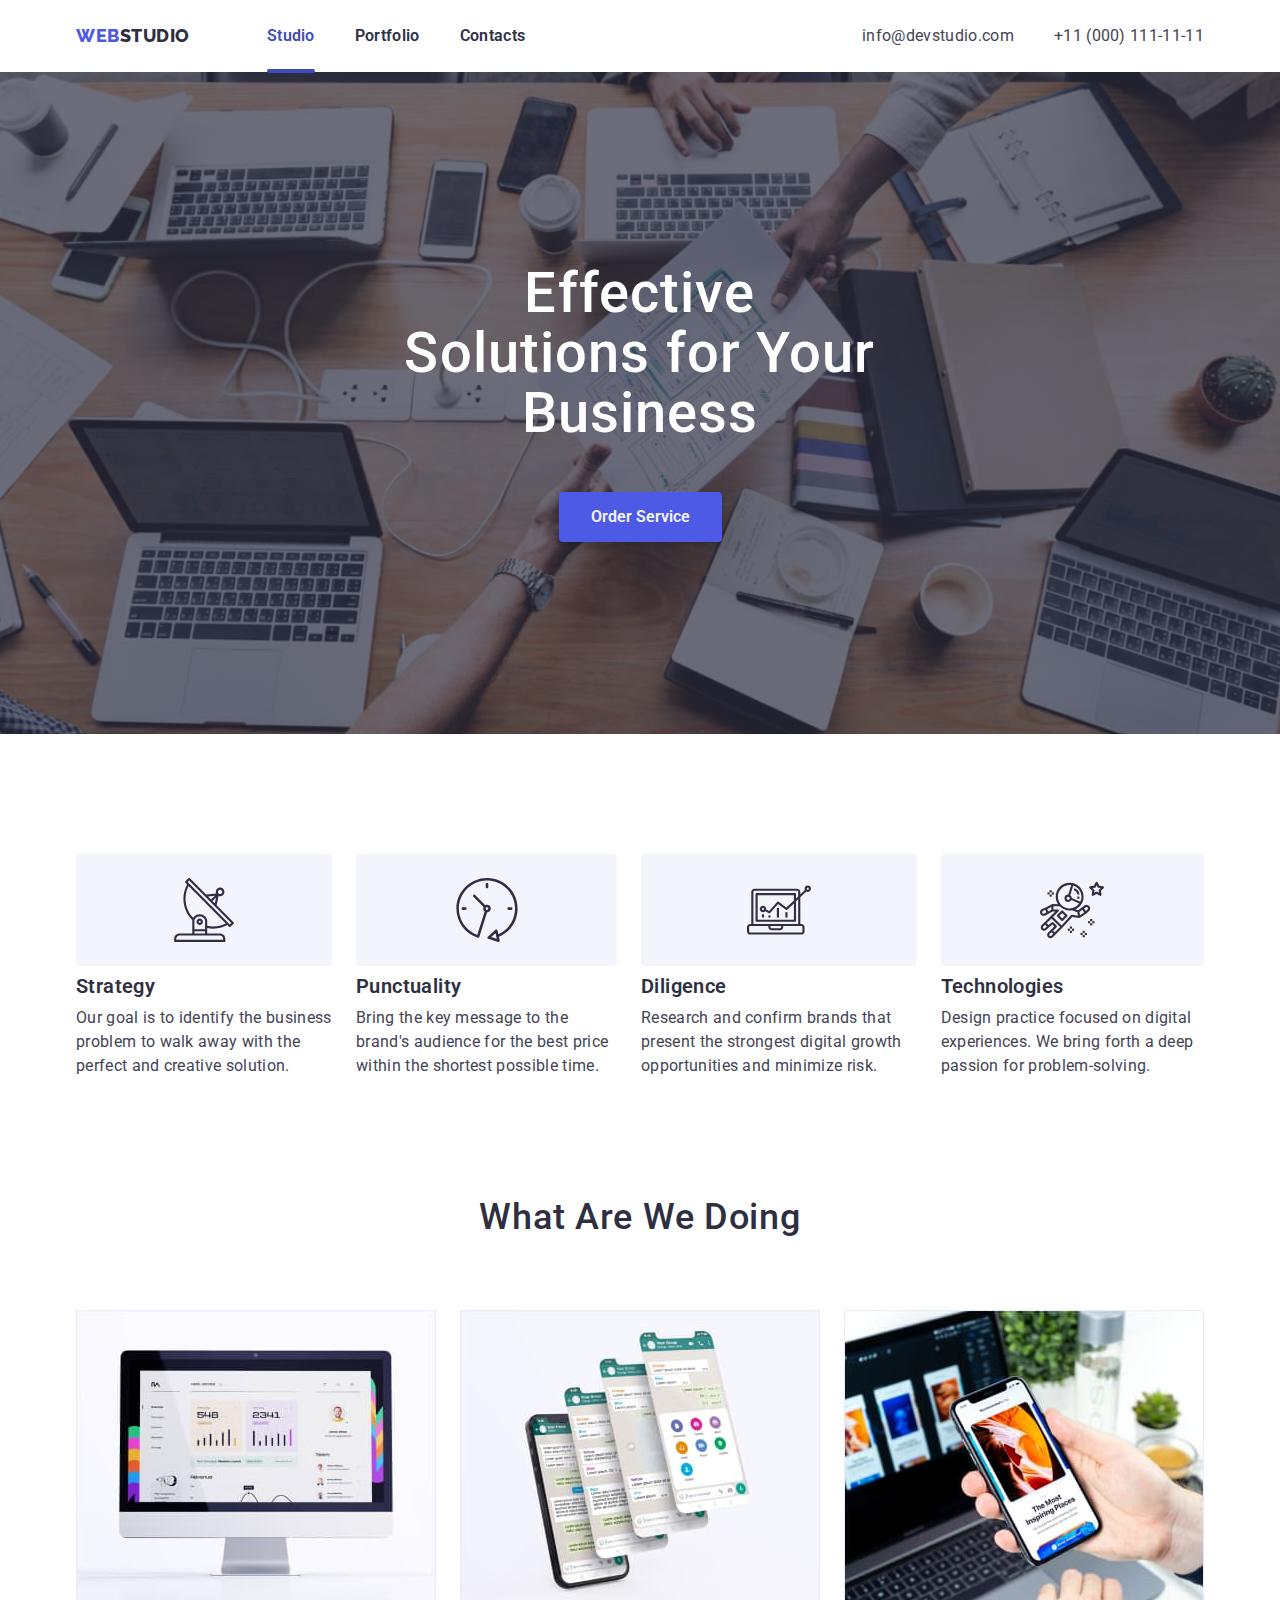
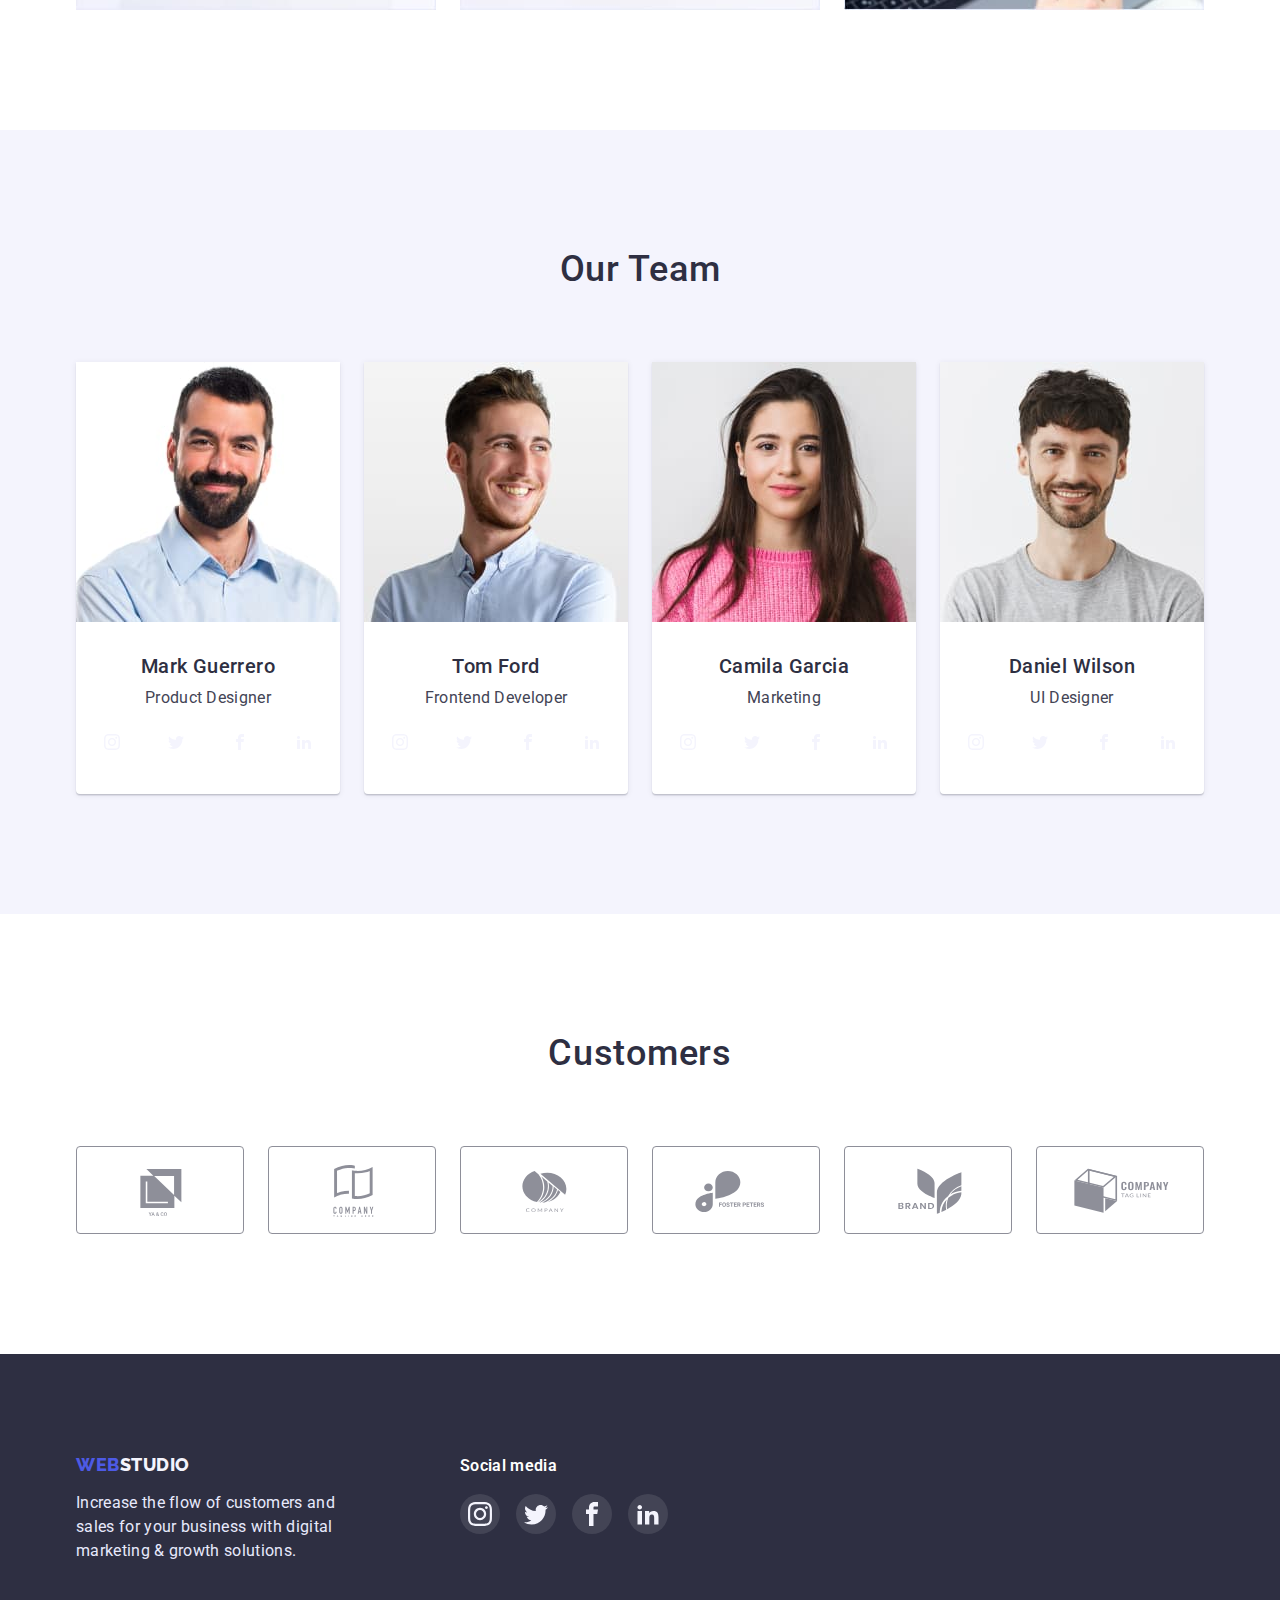
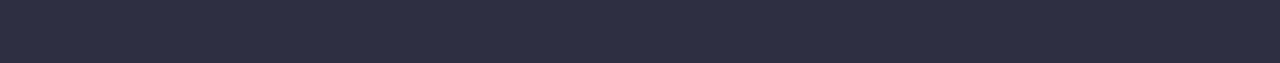
<file: index.html>
<!DOCTYPE html>
<html lang="en">

<head>
  <meta charset="UTF-8">
  <meta http-equiv="X-UA-Compatible" content="IE=edge">
  <meta name="viewport" content="width=device-width, initial-scale=1.0">
  <title>webstudio</title>
  <link rel="stylesheet" href="https://cdn.jsdelivr.net/npm/modern-normalize@1.1.0/modern-normalize.min.css">
  <link rel="preconnect" href="https://fonts.googleapis.com">
  <link rel="preconnect" href="https://fonts.gstatic.com" crossorigin>
  <link href="https://fonts.googleapis.com/css2?family=Raleway:wght@700&family=Roboto:wght@400;500;700;900&display=swap"
    rel="stylesheet">
  <link rel="stylesheet" href="./css/styles.css">
</head>

<body>
  <!-- HEADER -->
  <header class="page-header">
    <div class="container page-header-container">
      <nav class="page-nav">
        <a class="logo link " href="./index.html"> <span class="logo-span">WEB</span>STUDIO</a>
        <ul class="menu-link list">
          <li class="menu-item">
            <a class="nav-link link active" href="./studio.html">Studio</a>
          </li>
          <li class="menu-item">
            <a class="nav-link link" href="./portfolio.html">Portfolio</a>
          </li>
          <li class="menu-item">
            <a class="nav-link link" href="">Contacts</a>
          </li>
        </ul>
      </nav>
      <ul class="list contact-list">
        <li><a class="contact-link link" href="mailto:info@devstudio.com">info@devstudio.com</a></li>
        <li><a class="contact-link link" href="tel:+11(000)1111111">+11 (000) 111-11-11</a></li>
      </ul>
    </div>
  </header>

  <main>
    <!-- HERO -->
    <section class="hero section">
      <div class="container">
        <h1 class="hero-title">Effective Solutions for Your Business</h1>
        <button class="order-btn" type="button" data-modal-open>Order Service</button>
      </div>
    </section>

    <section class="benefits-section section">
      <div class="container">
        <h2 class="benefits-title visually-hidden">benefits</h2>
        <ul class="benefits-list list">
          <li>
            <div class="benefits-list-image">
              <svg class="benefits-list-icon" width="264" height="112">
                <use href="./images/sprite.svg#icon-antenna"></use>
              </svg>
            </div>
            <h3 class="benefits-title">Strategy</h3>
            <p class="benefits-description">
              Our goal is to identify the business problem to walk away with the
              perfect and creative solution.
            </p>
          </li>
          <li>
            <div class="benefits-list-image">
              <svg class="benefits-list-icon" width="264" height="112">
                <use href="./images/sprite.svg#icon-clock"></use>
              </svg>
            </div>
            <h3 class="benefits-title">Punctuality</h3>
            <p class="benefits-description">
              Bring the key message to the brand's audience for the best price
              within the shortest possible time.
            </p>
          </li>
          <li>
            <div class="benefits-list-image">
              <svg class="benefits-list-icon" width="264" height="112">
                <use href="./images/sprite.svg#icon-diagram"></use>
              </svg>
            </div>
            <h3 class="benefits-title">Diligence</h3>
            <p class="benefits-description">
              Research and confirm brands that present the strongest digital
              growth opportunities and minimize risk.
            </p>
          </li>
          <li>
            <div class="benefits-list-image">
              <svg class="benefits-list-icon" width="264" height="112">
                <use href="./images/sprite.svg#icon-astronaut"></use>
              </svg>
            </div>
            <h3 class="benefits-title">Technologies</h3>
            <p class="benefits-description">
              Design practice focused on digital experiences. We bring forth a
              deep passion for problem-solving.
            </p>
          </li>
        </ul>
      </div>
    </section>
    <section class="describe-section section">
      <div class="container">
        <h2 class="section-title">What are we doing</h2>
        <ul class="description-list list">
          <li>
            <img src="./images/monitor.jpg" alt="monitor" width="360" height="300">
          </li>
          <li>
            <img src="./images/app.jpg" alt="scrinshot-app" width="360" height="300">
          </li>
          <li>
            <img src="./images/monitorapp.jpg" alt="monitor-app" width="360" height="300">
          </li>
        </ul>
      </div>
    </section>
    <section class="team-section section">
      <div class="container">
        <h2 class="section-title">Our Team</h2>
        <ul class="our-team list">
          <li class="team-card">
            <img src="./images/mark-guerrero.jpg" alt="photo_mark" width="264" height="260">
            <div class="team-wrapper">
              <h3 class="team-name">Mark Guerrero</h3>
              <p class="team-position">Product Designer</p>
              <ul class="social-list list">
                <li class="social-list-item">
                  <a href="" class="social-list-link">
                    <svg class="social-list-icon" width="16" height="16">
                      <use href="./images/sprite.svg#icon-instagram"></use>
                    </svg>
                  </a>
                </li>
                <li class="social-list-item">
                  <a href="" class="social-list-link">
                    <svg class="social-list-icon" width="16" height="16">
                      <use href="./images/sprite.svg#icon-twitter"></use>
                    </svg>
                  </a>
                </li>
                <li class="social-list-item">
                  <a href="" class="social-list-link">
                    <svg class="social-list-icon" width="16" height="16">
                      <use href="./images/sprite.svg#icon-facebook"></use>
                    </svg>
                  </a>
                </li>
                <li class="social-list-item">
                  <a href="" class="social-list-link">
                    <svg class="social-list-icon" width="16" height="16">
                      <use href="./images/sprite.svg#icon-linkedin"></use>
                    </svg>
                  </a>
                </li>
              </ul>
            </div>
          </li>
          <li class="team-card">
            <img src="./images/tom-ford.jpg" alt="photo_tom" width="264" height="260">
            <div class="team-wrapper">
              <h3 class="team-name">Tom Ford</h3>
              <p class="team-position">Frontend Developer</p>
              <ul class="social-list list">
                <li class="social-list-item">
                  <a href="" class="social-list-link">
                    <svg class="social-list-icon" width="16" height="16">
                      <use href="./images/sprite.svg#icon-instagram"></use>
                    </svg>
                  </a>
                </li>
                <li class="social-list-item">
                  <a href="" class="social-list-link">
                    <svg class="social-list-icon" width="16" height="16">
                      <use href="./images/sprite.svg#icon-twitter"></use>
                    </svg>
                  </a>
                </li>
                <li class="social-list-item">
                  <a href="" class="social-list-link">
                    <svg class="social-list-icon" width="16" height="16">
                      <use href="./images/sprite.svg#icon-facebook"></use>
                    </svg>
                  </a>
                </li>
                <li class="social-list-item">
                  <a href="" class="social-list-link">
                    <svg class="social-list-icon" width="16" height="16">
                      <use href="./images/sprite.svg#icon-linkedin"></use>
                    </svg>
                  </a>
                </li>
              </ul>
            </div>
          </li>
          <li class="team-card">
            <img src="./images/camila-garcia.jpg" alt="photo_camila" width="264" height="260">
            <div class="team-wrapper">
              <h3 class="team-name">Camila Garcia</h3>
              <p class="team-position">Marketing</p>
              <ul class="social-list list">
                <li class="social-list-item">
                  <a href="" class="social-list-link">
                    <svg class="social-list-icon" width="16px" height="16px">
                      <use href="./images/sprite.svg#icon-instagram"></use>
                    </svg>
                  </a>
                </li>
                <li class="social-list-item">
                  <a href="" class="social-list-link">
                    <svg class="social-list-icon" width="16px" height="16px">
                      <use href="./images/sprite.svg#icon-twitter"></use>
                    </svg>
                  </a>
                </li>
                <li class="social-list-item">
                  <a href="" class="social-list-link">
                    <svg class="social-list-icon" width="16px" height="16px">
                      <use href="./images/sprite.svg#icon-facebook"></use>
                    </svg>
                  </a>
                </li>
                <li class="social-list-item">
                  <a href="" class="social-list-link">
                    <svg class="social-list-icon" width="16px" height="16px">
                      <use href="./images/sprite.svg#icon-linkedin"></use>
                    </svg>
                  </a>
                </li>
              </ul>
            </div>
          </li>
          <li class="team-card">
            <img src="./images/daniel-wilson.jpg" alt="photo_daniel" width="264" height="260">
            <div class="team-wrapper">
              <h3 class="team-name">Daniel Wilson</h3>
              <p class="team-position">UI Designer</p>
              <ul class="social-list list">
                <li class="social-list-item">
                  <a href="" class="social-list-link">
                    <svg class="social-list-icon" width="16px" height="16px">
                      <use href="./images/sprite.svg#icon-instagram"></use>
                    </svg>
                  </a>
                </li>
                <li class="social-list-item">
                  <a href="" class="social-list-link">
                    <svg class="social-list-icon" width="16px" height="16px">
                      <use href="./images/sprite.svg#icon-twitter"></use>
                    </svg>
                  </a>
                </li>
                <li class="social-list-item">
                  <a href="" class="social-list-link">
                    <svg class="social-list-icon" width="16px" height="16px">
                      <use href="./images/sprite.svg#icon-facebook"></use>
                    </svg>
                  </a>
                </li>
                <li class="social-list-item">
                  <a href="" class="social-list-link">
                    <svg class="social-list-icon" width="16px" height="16px">
                      <use href="./images/sprite.svg#icon-linkedin"></use>
                    </svg>
                  </a>
                </li>
              </ul>
            </div>
          </li>
        </ul>
      </div>
    </section>
    <section class="section">
      <div class="container">
        <h3 class="section-title">Customers</h3>
        <ul class="customers-list list">
          <li class="customers-list-item">
            <a href="" class="customers-link">
              <svg class="customers-link-icon">
                <use href="./images/sprite.svg#icon-Logo"></use>
              </svg>
            </a>
          </li>
          <li class="customers-list-item">
            <a href="" class="customers-link">
              <svg class="customers-link-icon">
                <use href="./images/sprite.svg#icon-Logo-1"></use>
              </svg>
            </a>
          </li>
          <li class="customers-list-item">
            <a href="" class="customers-link">
              <svg class="customers-link-icon">
                <use href="./images/sprite.svg#icon-Logo-2"></use>
              </svg>
            </a>
          </li>
          <li class="customers-list-item">
            <a href="" class="customers-link">
              <svg class="customers-link-icon">
                <use href="./images/sprite.svg#icon-Logo-3"></use>
              </svg>
            </a>
          </li>
          <li class="customers-list-item">
            <a href="" class="customers-link">
              <svg class="customers-link-icon">
                <use href="./images/sprite.svg#icon-Logo-4"></use>
              </svg>
            </a>
          </li>
          <li class="customers-list-item">
            <a href="" class="customers-link">
              <svg class="customers-link-icon">
                <use href="./images/sprite.svg#icon-Logo-5"></use>
              </svg>
            </a>
          </li>
        </ul>
      </div>
    </section>
  </main>

  <footer class="footer">
    <div class="container footer-describe">
      <div class="footer-container">
        <a class="logo-footer link" href="./index.html"> <span class="logo-span">WEB</span>STUDIO</a>
        <p class="footer-description">
          Increase the flow of customers and sales for your business with digital
          marketing & growth solutions.
        </p>
      </div>
      <div class="social-media-footer">
        <p class="social-media">Social media</p>
        <ul class="social-list-footer">
          <li class="social-list-item-footer list">
            <a href="" class="social-list-link-footer">
              <svg class="social-list-icon-footer" width="24" height="24">
                <use href="./images/sprite.svg#icon-instagram"></use>
              </svg>
            </a>
          </li>
          <li class="social-list-item-footer list">
            <a href="" class="social-list-link-footer">
              <svg class="social-list-icon-footer" width="24" height="24">
                <use href="./images/sprite.svg#icon-twitter"></use>
              </svg>
            </a>
          </li>
          <li class="social-list-item-footer list">
            <a href="" class="social-list-link-footer">
              <svg class="social-list-icon-footer" width="24" height="24">
                <use href="./images/sprite.svg#icon-facebook"></use>
              </svg>
            </a>
          </li>
          <li class="social-list-item-footer list">
            <a href="" class="social-list-link-footer">
              <svg class="social-list-icon-footer" width="24" height="24">
                <use href="./images/sprite.svg#icon-linkedin"></use>
              </svg>
            </a>
          </li>
        </ul>
      </div>
    </div>
  </footer>
  <div class="backdrop is-hidden" data-modal>
    <div class="modal">
      <button type="button" class="modal-close-btn" data-modal-close>
        <svg class="modal-close-bnt-icon" style="height: 8px; width:8px">
          <use href="./images/sprite.svg#icon-close-modal"></use>
        </svg>
      </button>
    </div>
  </div>
  <script src="./js/modal.js"></script>
</body>

</html>
</file>
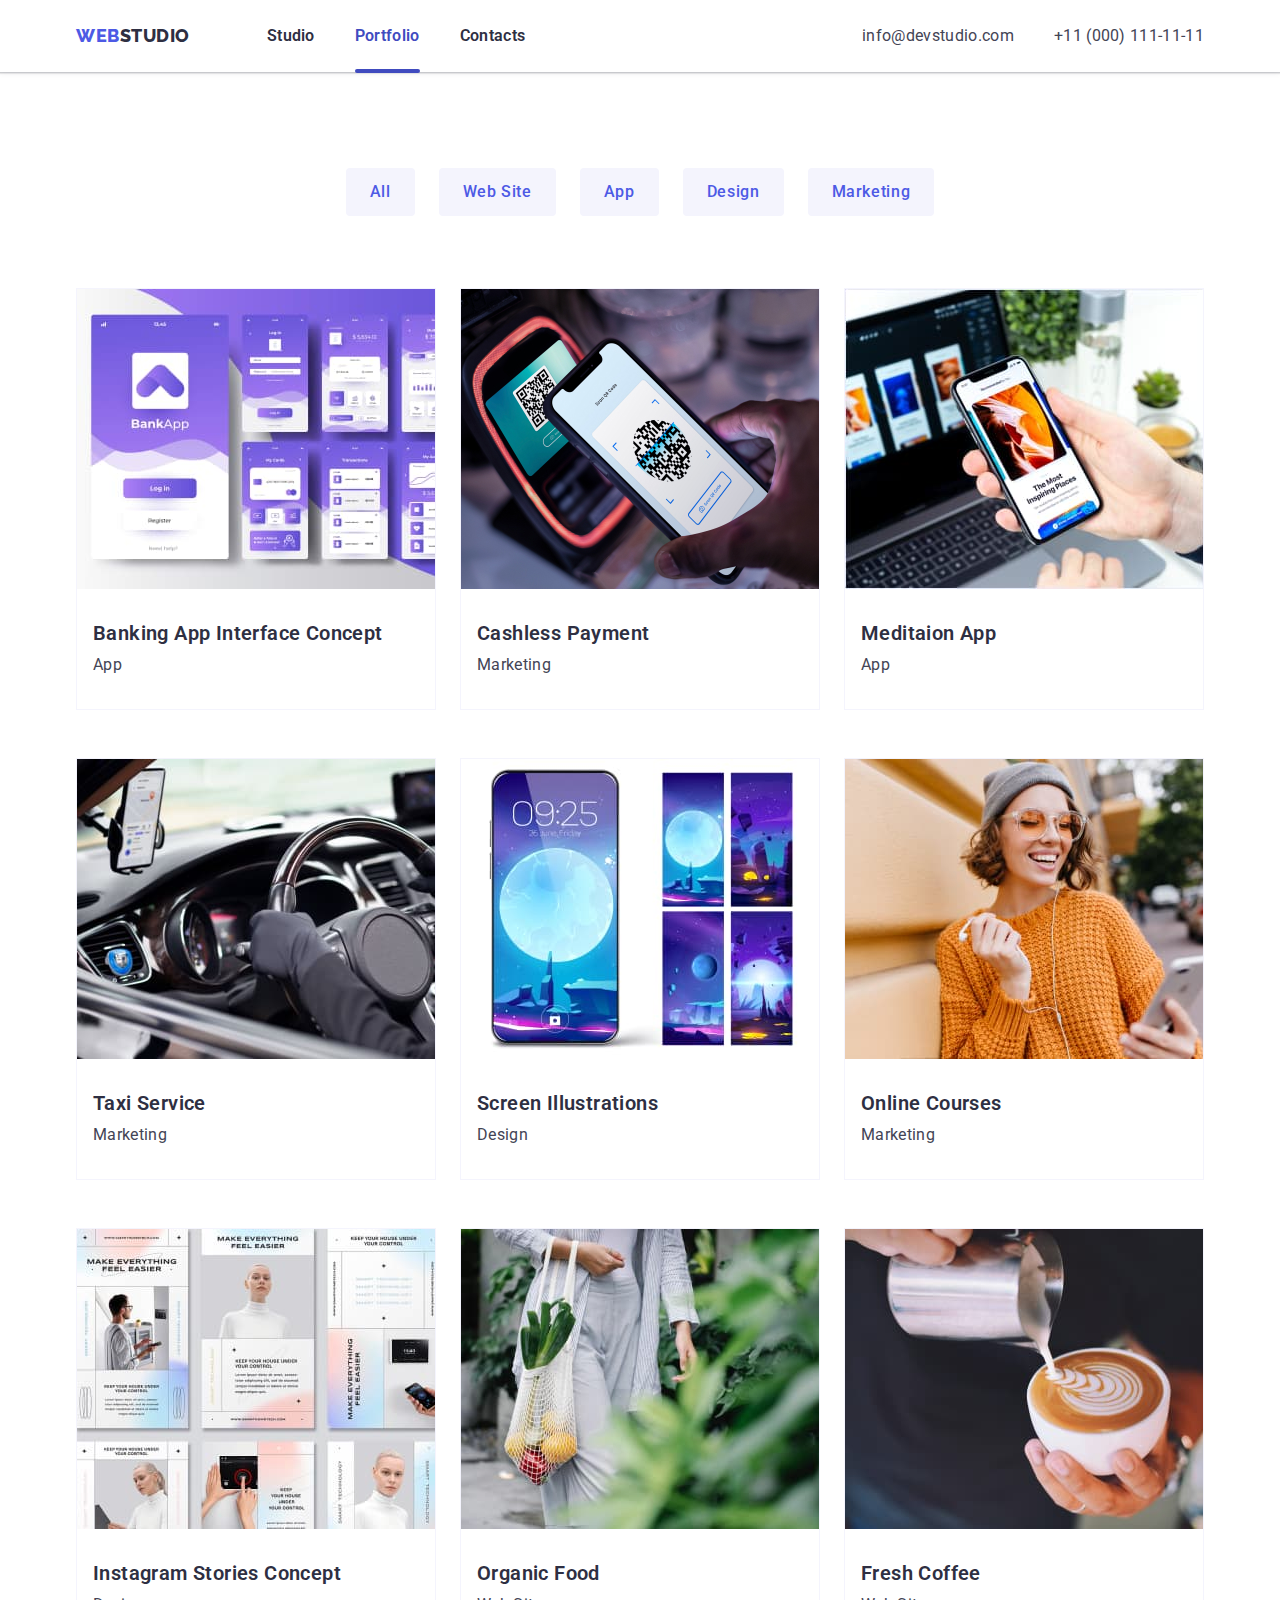
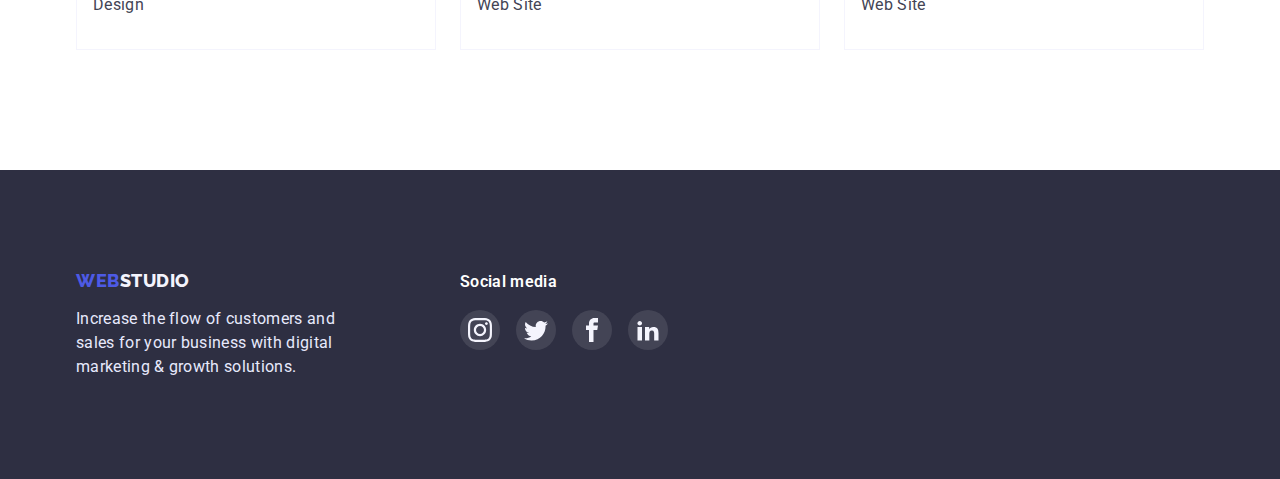
<file: portfolio.html>
<!DOCTYPE html>
<html lang="en">

<head>
    <meta charset="UTF-8">
    <meta http-equiv="X-UA-Compatible" content="IE=edge">
    <meta name="viewport" content="width=device-width, initial-scale=1.0">
    <title>Portfolio</title>
    <link rel="stylesheet" href="https://cdn.jsdelivr.net/npm/modern-normalize@1.1.0/modern-normalize.min.css">
    <link rel="preconnect" href="https://fonts.googleapis.com">
    <link rel="preconnect" href="https://fonts.gstatic.com" crossorigin>
    <link
        href="https://fonts.googleapis.com/css2?family=Raleway:wght@700&family=Roboto:wght@400;500;700;900&display=swap"
        rel="stylesheet">
    <link rel="stylesheet" href="./css/styles.css">
</head>

<body>
    <!-- HEADER -->
    <header class="page-header">
        <div class="container page-header-container">
            <nav class="page-nav">
                <a class="logo link " href="./index.html"> <span class="logo-span">WEB</span>STUDIO</a>
                <ul class="menu-link list">
                    <li class="menu-item">
                        <a class="nav-link link" href="./studio.html">Studio</a>
                    </li>
                    <li class="menu-item">
                        <a class="nav-link link active" href="./portfolio.html">Portfolio</a>
                    </li>
                    <li class="menu-item">
                        <a class="nav-link link" href="">Contacts</a>
                    </li>
                </ul>
            </nav>
            <ul class="list contact-list">
                <li><a class="contact-link link" href="mailto:info@devstudio.com">info@devstudio.com</a></li>
                <li><a class="contact-link link" href="tel:+11(000)1111111">+11 (000) 111-11-11</a></li>
            </ul>
        </div>
    </header>
    <main>
        <section class="section portfolio">
            <div class="container">
                <h1 class="navigation visually-hidden">navigation</h1>
                <ul class="navigation-btns section-btns list">
                    <li> <button class="nav-btn" type="button">All</button></li>
                    <li><button class="nav-btn" type="button">Web Site</button></li>
                    <li><button class="nav-btn" type="button">App</button></li>
                    <li><button class="nav-btn" type="button">Design</button></li>
                    <li><button class="nav-btn" type="button">Marketing</button></li>
                </ul>
                <ul class="project-table list">
                    <li class="project-card">
                        <a href="" class="project-card-link link">
                            <div class="project-overlay">
                                <img src="./images/screenshotapp.jpg" alt="screenshot of application" width="360"
                                    height="300">
                                <p class="overlay">14 Stylish and User-Friendly App Design Concepts · Task Manager App ·
                                    Calorie Tracker App
                                    · Exotic Fruit Ecommerce App ·
                                    Cloud Storage App</p>
                            </div>
                            <div class="project-wrapper">
                                <h2 class="project-title">Banking App Interface Concept</h2>
                                <p class="project-description">App</p>
                            </div>
                        </a>
                    </li>
                    <li class="project-card">
                        <a href="" class="project-card-link link">
                            <div class="project-overlay">
                                <img src="./images/img-marketing.jpg" alt="bluecolor" width="360" height="300">
                                <p class="overlay">14 Stylish and User-Friendly App Design Concepts · Task Manager App ·
                                    Calorie Tracker App
                                    · Exotic Fruit Ecommerce App ·
                                    Cloud Storage App</p>
                            </div>
                            <div class="project-wrapper">
                                <h2 class="project-title">Cashless Payment</h2>
                                <p class="project-description">Marketing</p>
                            </div>
                        </a>
                    </li>
                    <li class="project-card">
                        <a href="" class="project-card-link link">
                            <div class="project-overlay">
                                <img src="./images/monitorapp.jpg" alt="screenshot on computer and phone" width="360"
                                    height="300">
                                <p class="overlay">14 Stylish and User-Friendly App Design Concepts · Task Manager App ·
                                    Calorie Tracker App
                                    · Exotic Fruit Ecommerce App ·
                                    Cloud Storage App</p>
                            </div>
                            <div class="project-wrapper">
                                <h2 class="project-title">Meditaion App</h2>
                                <p class="project-description">App</p>
                            </div>
                        </a>
                    </li>
                    <li class="project-card">
                        <a href="" class="project-card-link link">
                            <div class="project-overlay">
                                <img src="./images/photocar.jpg" alt="car salone" width="360" height="300">
                                <p class="overlay">14 Stylish and User-Friendly App Design Concepts · Task Manager App ·
                                    Calorie Tracker App
                                    · Exotic Fruit Ecommerce App ·
                                    Cloud Storage App</p>
                            </div>
                            <div class="project-wrapper">
                                <h2 class="project-title">Taxi Service</h2>
                                <p class="project-description">Marketing</p>
                            </div>
                        </a>
                    </li>
                    <li class="project-card">
                        <a href="" class="project-card-link link">
                            <div class="project-overlay">
                                <img src="./images/screenshotphone.jpg" alt="screenshotphone" width="360" height="300">
                                <p class="overlay">14 Stylish and User-Friendly App Design Concepts · Task Manager App ·
                                    Calorie Tracker App
                                    · Exotic Fruit Ecommerce App ·
                                    Cloud Storage App</p>
                            </div>
                            <div class="project-wrapper">
                                <h2 class="project-title">Screen Illustrations</h2>
                                <p class="project-description">Design</p>
                            </div>
                        </a>
                    </li>
                    <li class="project-card">
                        <a href="" class="project-card-link link">
                            <div class="project-overlay">
                                <img src="./images/photogirl.jpg" alt="photo garl" width="360" height="300">
                                <p class="overlay">14 Stylish and User-Friendly App Design Concepts · Task Manager App ·
                                    Calorie Tracker App
                                    · Exotic Fruit Ecommerce App ·
                                    Cloud Storage App</p>
                            </div>
                            <div class="project-wrapper">
                                <h2 class="project-title">Online Courses</h2>
                                <p class="project-description">Marketing</p>
                            </div>
                        </a>
                    </li>
                    <li class="project-card">
                        <a href="" class="project-card-link link">
                            <div class="project-overlay">
                                <img src="./images/screenshots.jpg" alt="screenshots" width="360" height="300">
                                <p class="overlay">14 Stylish and User-Friendly App Design Concepts · Task Manager App ·
                                    Calorie Tracker App
                                    · Exotic Fruit Ecommerce App ·
                                    Cloud Storage App</p>
                            </div>
                            <div class="project-wrapper">
                                <h2 class="project-title">Instagram Stories Concept</h2>
                                <p class="project-description">Design</p>
                            </div>
                        </a>
                    </li>
                    <li class="project-card">
                        <a href="" class="project-card-link link">
                            <div class="project-overlay">
                                <img src="./images/bagwithvegetables.jpg" alt="bag with vegetables" width="360"
                                    height="300">
                                <p class="overlay">14 Stylish and User-Friendly App Design Concepts · Task Manager App ·
                                    Calorie Tracker App
                                    · Exotic Fruit Ecommerce App ·
                                    Cloud Storage App</p>
                            </div>
                            <div class="project-wrapper">
                                <h2 class="project-title">Organic Food</h2>
                                <p class="project-description">Web Site</p>
                            </div>
                        </a>
                    </li>
                    <li class="project-card">
                        <a href="" class="project-card-link link">
                            <div class="project-overlay">
                                <img src="./images/cupofcoffe.jpg" alt="cup of coffee" width="360" height="300">
                                <p class="overlay">14 Stylish and User-Friendly App Design Concepts · Task Manager App ·
                                    Calorie Tracker App
                                    · Exotic Fruit Ecommerce App ·
                                    Cloud Storage App</p>
                            </div>
                            <div class="project-wrapper">
                                <h2 class="project-title">Fresh Coffee</h2>
                                <p class="project-description">Web Site</p>
                            </div>
                        </a>
                    </li>
                </ul>
            </div>
        </section>
    </main>

    <footer class="footer">
        <div class="container footer-describe">
            <div class="footer-container">
                <a class="logo-footer link" href="./index.html"> <span class="logo-span">WEB</span>STUDIO</a>
                <p class="footer-description">
                    Increase the flow of customers and sales for your business with digital
                    marketing & growth solutions.
                </p>
            </div>
            <div class="social-media-footer">
                <p class="social-media">Social media</p>
                <ul class="social-list-footer">
                    <li class="social-list-item-footer list">
                        <a href="" class="social-list-link-footer">
                            <svg class="social-list-icon-footer" width="24px" height="24px">
                                <use href="./images/sprite.svg#icon-instagram"></use>
                            </svg>
                        </a>
                    </li>
                    <li class="social-list-item-footer list">
                        <a href="" class="social-list-link-footer">
                            <svg class="social-list-icon-footer" width="24px" height="24px">
                                <use href="./images/sprite.svg#icon-twitter"></use>
                            </svg>
                        </a>
                    </li>
                    <li class="social-list-item-footer list">
                        <a href="" class="social-list-link-footer">
                            <svg class="social-list-icon-footer" width="24px" height="24px">
                                <use href="./images/sprite.svg#icon-facebook"></use>
                            </svg>
                        </a>
                    </li>
                    <li class="social-list-item-footer list">
                        <a href="" class="social-list-link-footer">
                            <svg class="social-list-icon-footer" width="24px" height="24px">
                                <use href="./images/sprite.svg#icon-linkedin"></use>
                            </svg>
                        </a>
                    </li>
                </ul>
            </div>
        </div>
    </footer>

</body>

</html>
</file>
<file: css/styles.css>
.list {
    list-style: none;
}

.link {
    text-decoration: none;
}

:root {
    --main-text-color: #434455;
    --head-color: #2E2F42;
    --brand-color: #4D5AE5;
    --light-background-color: #F4F4FD;
    --accent-color: #E7E9FC;
    --background-color-white: #FFFFFF;
    --color-active-btn: #404BBF;
}

h1,
h2,
h3,
p {
    margin-top: 0;
    margin-bottom: 0;
}

ul {
    margin-top: 0;
    margin-bottom: 0;
    padding-left: 0;
}

img {
    display: block;
}

button {
    cursor: pointer;
}

body {
    font-family: 'Roboto', sans-serif;
    font-size: 16px;
    background-color: var(--background-color-white);
    color: var(--main-text-color);
}

.section {
    padding-top: 120px;
    padding-bottom: 120px;
}

.page-header {
    padding-top: 24px;
    padding-bottom: 24px;
    background: #FFFFFF;
    box-shadow: 0px 2px 1px rgba(46, 47, 66, 0.08), 0px 1px 1px rgba(46, 47, 66, 0.16), 0px 1px 6px rgba(46, 47, 66, 0.08);

}

.container {
    width: 1158px;
    margin-left: auto;
    margin-right: auto;
    padding: 0 15px;
}

.page-nav {
    display: flex;
    align-items: center;
    margin-right: auto;
}

.contact-list {
    align-items: center;
    gap: 40px;
    display: flex;
}

.page-header-container {
    display: flex;
    align-items: center;
}

.menu-link {
    font-weight: 600;
    line-height: 1.5;
    display: flex;
    align-items: center;
    color: var(--head-color);
}

.logo {
    font-family: 'Raleway';
    font-weight: 800;
    font-size: 18px;
    line-height: 1.33;
    letter-spacing: 0.03em;
    margin-right: 77px;
    color: var(--head-color);
}

.logo-span {
    color: var(--brand-color);
}

.menu-item:not(:last-child) {
    margin-right: 40px;
}

.nav-link {
    font-weight: 600;
    line-height: 1.5;
    letter-spacing: 0.02em;
    color: var(--head-color);
    transition: color 250ms cubic-bezier(0.4, 0, 0.2, 1);
    padding-bottom: 28px;
}

.nav-link:hover,
.nav-link:focus {
    color: var(--brand-color)
}

.active {
    color: var(--color-active-btn);
}

.nav-link.active {
    position: relative;
}

.nav-link.active::after {
    position: absolute;
    bottom: 0;
    left: 0;
    content: '';
    display: block;
    position: absolute;
    width: 100%;
    height: 4px;
    border-radius: 2px;
    background-color: var(--color-active-btn);
}

.contact-link {
    line-height: 1.5;
    letter-spacing: 0.02em;
    color: var(--main-text-color);
    transition: color 250ms cubic-bezier(0.4, 0, 0.2, 1)
}

.contact-link:hover,
.contact-link:focus {
    color: var(--brand-color);
}

.hero {
    padding: 192px 0;
    text-align: center;
    background-image: linear-gradient(rgba(46, 47, 66, 0.7), rgba(46, 47, 66, 0.7)), url(../images/people-office.jpg);
    background-color: var(--head-color);
    background-size: cover;
    background-repeat: no-repeat;
    background-position: center;
    max-width: 1440px;
    margin-left: auto;
    margin-right: auto;
}

.hero-title {
    width: 492px;
    margin: 0 auto 48px;
    font-weight: 500;
    font-size: 56px;
    line-height: 1.07;
    text-align: center;
    letter-spacing: 0.02em;
    color: var(--background-color-white);
}

.order-btn {
    font-weight: 600;
    cursor: pointer;
    background: var(--brand-color);
    padding: 16px 32px;
    box-shadow: 0px 4px 4px rgba(0, 0, 0, 0.15);
    border-radius: 4px;
    color: var(--light-background-color);
    gap: 10px;
    border: navajowhite;
    transition: color 250ms cubic-bezier(0.4, 0, 0.2, 1), background-color 250ms cubic-bezier(0.4, 0, 0.2, 1);
}

.order-btn:hover,
.order-btn:focus {
    cursor: pointer;
    background: var(--color-active-btn);
    padding: 16px 32px;
    box-shadow: 0px 4px 4px rgba(0, 0, 0, 0.15);
    border-radius: 4px;
    left: 635px;
    top: 432px;
    color: var(--light-background-color);
    gap: 10px;
  }

.visually-hidden {
    position: absolute;
    width: 1px;
    height: 1px;
    margin: -1px;
    border: 0;
    padding: 0;
    white-space: nowrap;
    clip-path: inset(100%);
    clip: rect(0 0 0 0);
    overflow: hidden;
}

.benefits-list-image{
   gap: 24px;
   display: flex;
}

.benefits-list-icon{
    fill: var(--head-color);
    width: 64px;
    height: 64px;
}

.benefits-list-image{
    display: flex;
    box-sizing: border-box;
    justify-content: center;
    align-items: center;
    border-radius: 4px;
    width: 100%;
    height: 112px;
    background-color: var(--light-background-color);
    fill: var(--light-background-color);
    margin-bottom: 8px;
}

.benefits-list-item {
    width: 264px;
}

.benefits-title {
    font-weight: 600;
    font-size: 20px;
    line-height: 1.2;
    letter-spacing: 0.02em;
    margin-bottom: 8px;
    color: var(--head-color);
}

.benefits-description {
    line-height: 1.5;
    letter-spacing: 0.02em;
    color: var(--main-text-color);
}

.benefits-section {
    background-color: var(--background-color-white);
    padding-bottom: 0;
}

.describe-section {
    background-color: var(--background-color-white);
}

.benefits-list {
    display: flex;
    gap: 24px;
}

.description-list {
    display: flex;
    gap: 24px;
}

.section-title {
    text-align: center;
    font-weight: 500;
    font-size: 36px;
    line-height: 1.11;
    letter-spacing: 0.02em;
    color: var(--head-color);
    text-transform: capitalize;
    margin-bottom: 72px;
}

.our-team{
    display: flex;
}

.team-name {
    font-weight: 500;
    font-size: 20px;
    line-height: 1.2;
    letter-spacing: 0.02em;
    color: var(--head-color);
    margin-bottom: 8px;
}

.team-card:not(:last-child) {
    margin-right: 24px;
} 

.team-card {
    background: var(--background-color-white);
    box-shadow: 0px 1px 6px rgba(46, 47, 66, 0.08), 0px 1px 1px rgba(46, 47, 66, 0.16), 0px 2px 1px rgba(46, 47, 66, 0.08);
    border-radius: 0px 0px 4px 4px;
}

.team-position {
    line-height: 1.5;
    letter-spacing: 0.02em;
    color: var(--main-text-color);
}

.team-section {
    background: var(--light-background-color);
}

.team-wrapper {
    padding-top: 32px;
    padding-bottom: 32px;
    text-align: center;
}

.social-list{
    display: flex;
    gap: 24px;
    margin-top: 12px;
    justify-content: center;
}

.social-list-link{
    display: flex;
    justify-content: center;
    align-items: center;
    width: 40px;
    height: 40px;
    border-radius: 50%;
    background-color: var(--brand-color)
    transition: background-color 250ms cubic-bezier(0.4, 0, 0.2, 1);
}   

.social-list-link:hover{
    background-color: var(--color-active-btn)
    
}

.social-list-icon{
    fill: var(--light-background-color);
    transition: background-color 250ms cubic-bezier(0.4, 0, 0.2, 1);
}

.portfolio {
    padding-top: 96px;
}

.project-overlay {
    position: relative;
    overflow: hidden;
}

.overlay{
    position: absolute;
    left: 0;
    top: 0;
    width: 100%;
    height: 100%;
    transform: translate(0, 100%);
    transition: transform 250ms cubic-bezier(0.4, 0, 0.2, 1);
    font-weight: 400;
    line-height: 1.5;
    letter-spacing: 0.02em;
    padding-top: 40px;
    padding-bottom: 156px;
    padding-right: 32px;
    padding-left: 32px;
    color: var(--light-background-color);
    background-color: rgba(77, 90, 229, 1);
}

.project-card-link:hover .overlay,
.project-card-link:focus .overlay {
    transform: translate(0, 0);
}

.project-title {
    font-weight: 600;
    font-size: 20px;
    line-height: 1.2;
    letter-spacing: 0.02em;
    color: var(--head-color);
}

.project-card{
    border: 0.5px solid #F4F4FD;
    width: calc((100% - 48px) / 3);
}

.project-description {
    line-height: 1.5;
    letter-spacing: 0.02em;
    color: var(--main-text-color);
    margin-top: 8px;
}

.project-card-link:hover {
    display: block;
    box-shadow: 0px 1px 6px rgba(46, 47, 66, 0.08);
}

.project-card-link {
    transition: box-shadow 250ms cubic-bezier(0.4, 0, 0.2, 1);
}

.nav-btn {
    border: none;
    padding: 12px 24px;
    font-weight: 500;
    cursor: pointer;
    line-height: 1.5;
    display: flex;
    align-items: center;
    text-align: center;
    letter-spacing: 0.04em;
    color: #4D5AE5;
    background: #F4F4FD;
    border-radius: 4px;
    transition: color 250ms cubic-bezier(0.4, 0, 0.2, 1), background-color 250ms cubic-bezier(0.4, 0, 0.2, 1), box-shadow 250ms cubic-bezier(0.4, 0, 0.2, 1);
}

.nav-btn:hover,
.nav-btn:focus {
     color: var(--background-color-white);
    background: var(--brand-color);
    box-shadow: 0px 3px 1px rgba(0, 0, 0, 0.1), 0px 2px 1px rgba(0, 0, 0, 0.08), 0px 2px 2px rgba(0, 0, 0, 0.12);
}

.customers-header {
    font-weight: 700;
    font-size: 36px;
    line-height: 1.17;
    text-align: center;
    letter-spacing: 0.03em;
    color: var(--head-color);
    text-align: center;
    padding-bottom: 72px;
}

.customers-link {
    display: flex;
    box-sizing: border-box;
    justify-content: center;
    align-items: center;
    border: 1px solid #8E8F99;
    border-radius: 4px;
    height: 88px;
    fill: #8E8F99;
    transition: border-color 250ms cubic-bezier(0.4, 0, 0.2, 1);
}

.customers-list-item{
    width: 168px;
}

.customers-link:hover,
.customers-link:focus{
    border-color:#4D5AE5;
}

.customers-link:hover .customers-link-icon,
.customers-link:focus .customers-link-icon{
    fill: #4D5AE5;
}

.customers-link-icon{
    width: 104px;
    height: 56px;
    transition: fill 250ms cubic-bezier(0.4, 0, 0.2, 1);
}

.customers-list{
    gap:24px;
    display: flex;
}

.logo-footer {
    font-family: 'Raleway';
    font-weight: 800;
    font-size: 18px;
    line-height: 1.17;
    letter-spacing: 0.03em;
    color: var(--light-background-color);
}

.footer {
    padding-top: 100px;
    padding-bottom: 100px;
    background-color: var(--head-color);
}

.footer-description {
    width: 264px;
    margin-top: 16px;
    letter-spacing: 0.02em;
    line-height: 1.5;
    letter-spacing: 0.02em;
    color: var(--accent-color);
}

.social-media {
    display: inline-flex;
    font-weight: 600;
    line-height: 1.5;
    letter-spacing: 0.02em;
    color: var(--background-color-white);
}

.social-list-footer {
    display: flex;
    justify-content: center;
    gap: 16px;
    margin-top: 16px;
}

.social-media-footer{
    display: inline-block;
}

.footer-container{
    display: inline-block;
    margin-right: 120px;
}

.footer-describe {
    display: flex;
}

.social-list-item-footer {
    width: 40px;
    height: 40px;
}
 
.social-list-icon-footer {
    fill: var(--light-background-color)
}

.social-list-link-footer{
    display: flex;
    justify-content: center;
    align-items: center;
    width: 100%;
    height: 100%;
    border-radius: 50%;
    background-color: rgba(255, 255, 255, 0.1);
    transition: background-color 250ms cubic-bezier(0.4, 0, 0.2, 1);
}
    
.social-list-link-footer:hover,
.social-list-link-footer:focus{
    background-color: #31D0AA ;
}

.project-table {
    display: flex;
    flex-wrap: wrap;
    row-gap: 48px;
    column-gap: 24px;
}

.project-wrapper {
    padding-top: 32px;
    padding-bottom: 32px;
    padding-left: 16px;
}

.navigation-btns {
    display: flex;
    gap: 24px;
    justify-content: center;
    margin-bottom: 72px;
}

.backdrop {
    position: fixed;
    top: 0;
    left: 0;
    z-index: 1;
    width: 100%;
    height: 100%;
    background-color: rgba(46, 47, 66, 0.4);
    transition: opacity 250ms cubic-bezier(0.4, 0, 0.2, 1), visibility 250ms cubic-bezier(0.4, 0, 0.2, 1);;
}

.backdrop.is-hidden {
    opacity: 0;
    visibility: hidden;
    pointer-events: none;
}

.modal {
    position: absolute;
    top: 50%;
    left: 50%;
    transform: translate(-50%, -50%);
    width: 408px;
    height: 576px;
    background-color: #FCFCFC;
}

.modal-close-btn {
    position: absolute;
    top: 24px;
    right: 24px;
    display: flex;
    justify-content: center;
    align-items: center;
    background-color: #E7E9FC;
    border: 1px solid rgba(0, 0, 0, 0.1);
    width: 24px;
    height: 24px;
    border-radius: 50%;
}

  .modal-close-btn:hover,
  .modal-close-btn:focus {
    background-color: #404BBF;
}

.modal-close-btn:hover .modal-close-bnt-icon,
.modal-close-btn:focus .modal-close-bnt-icon {
    fill: var(--background-color-white);
}
</file>
